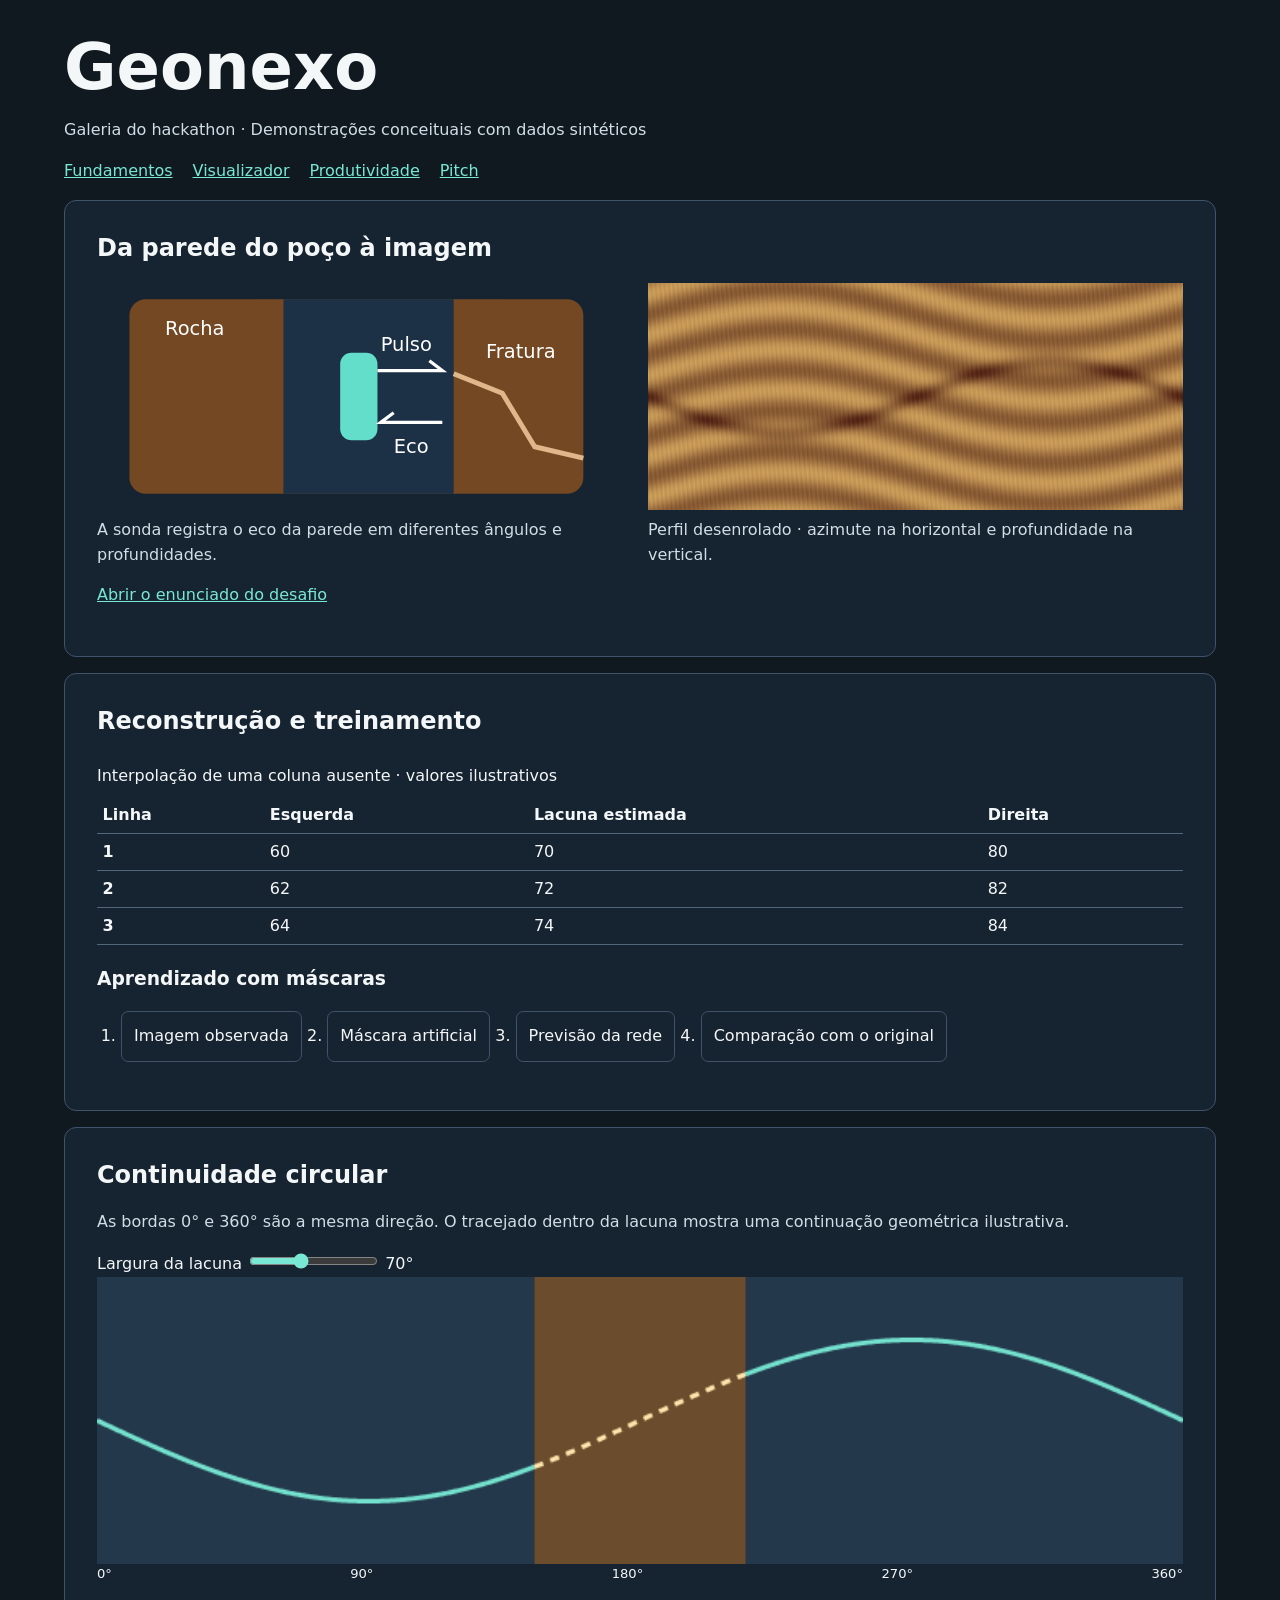
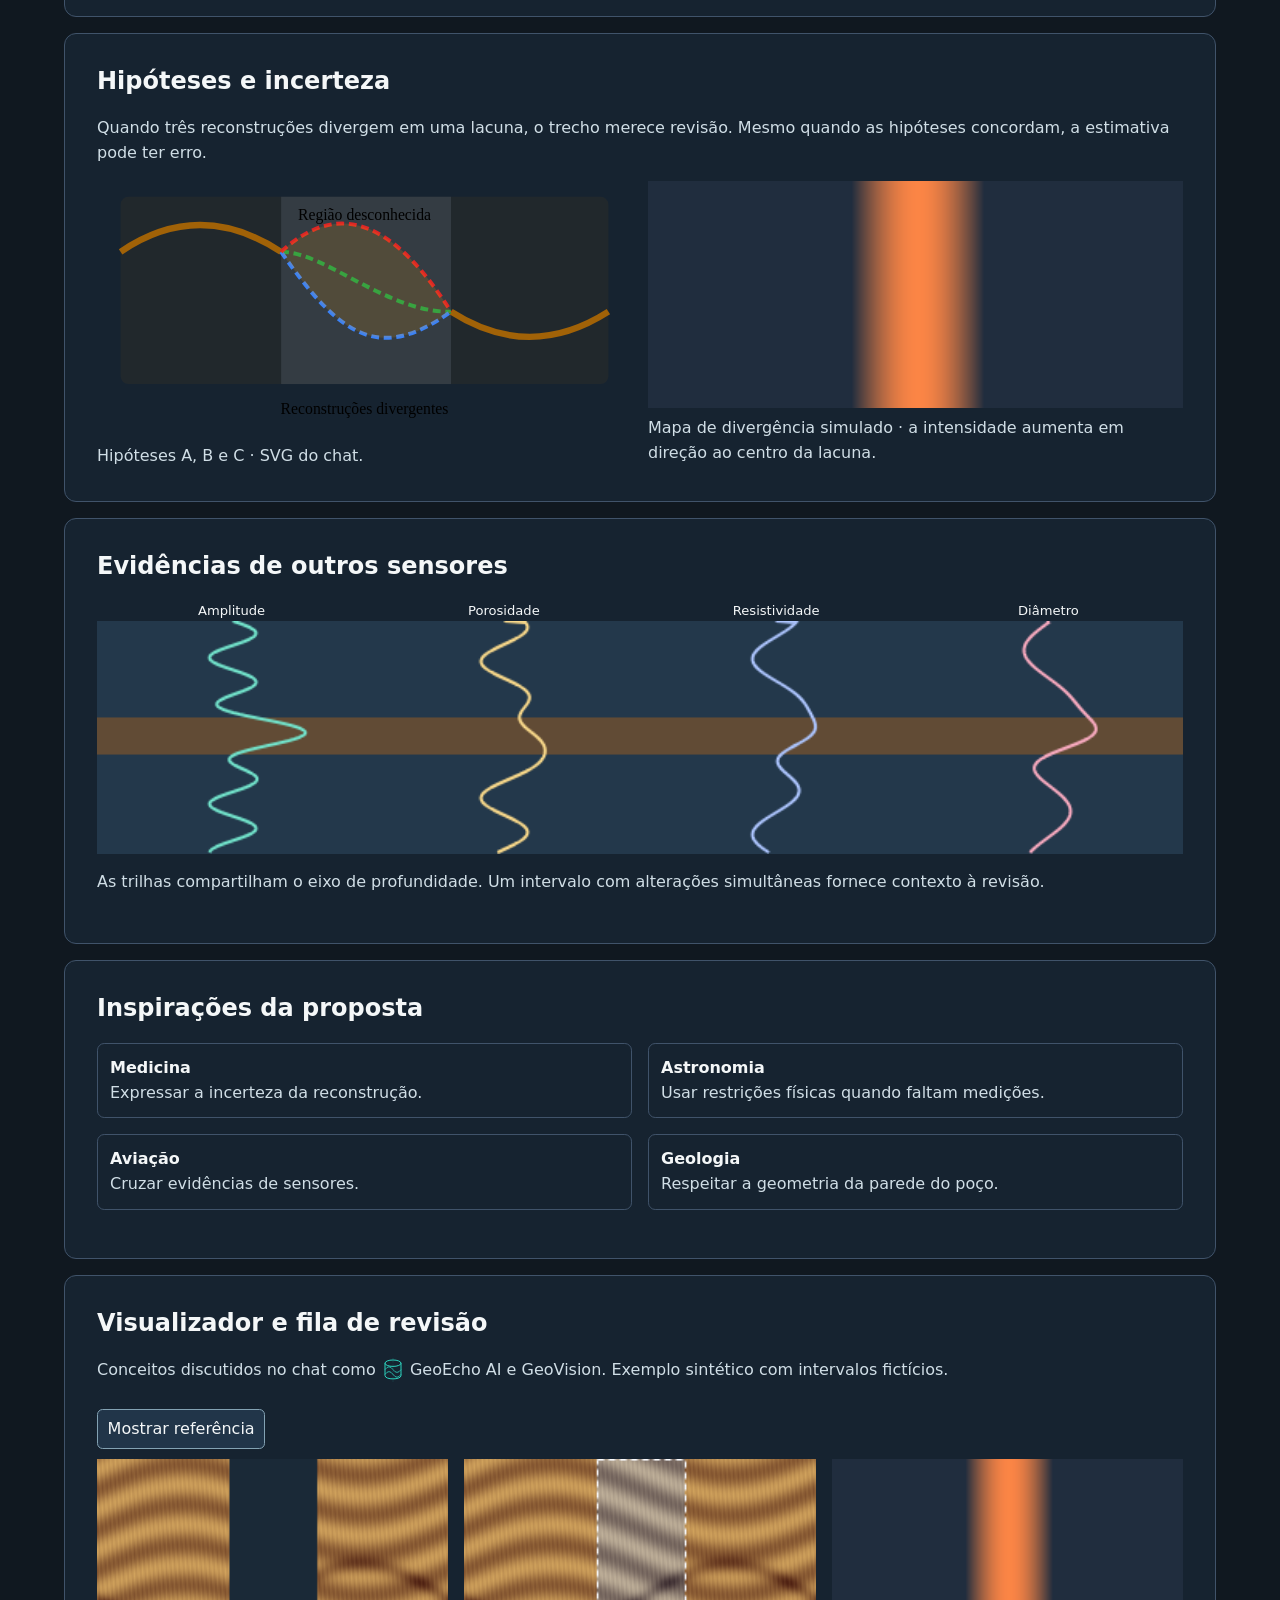
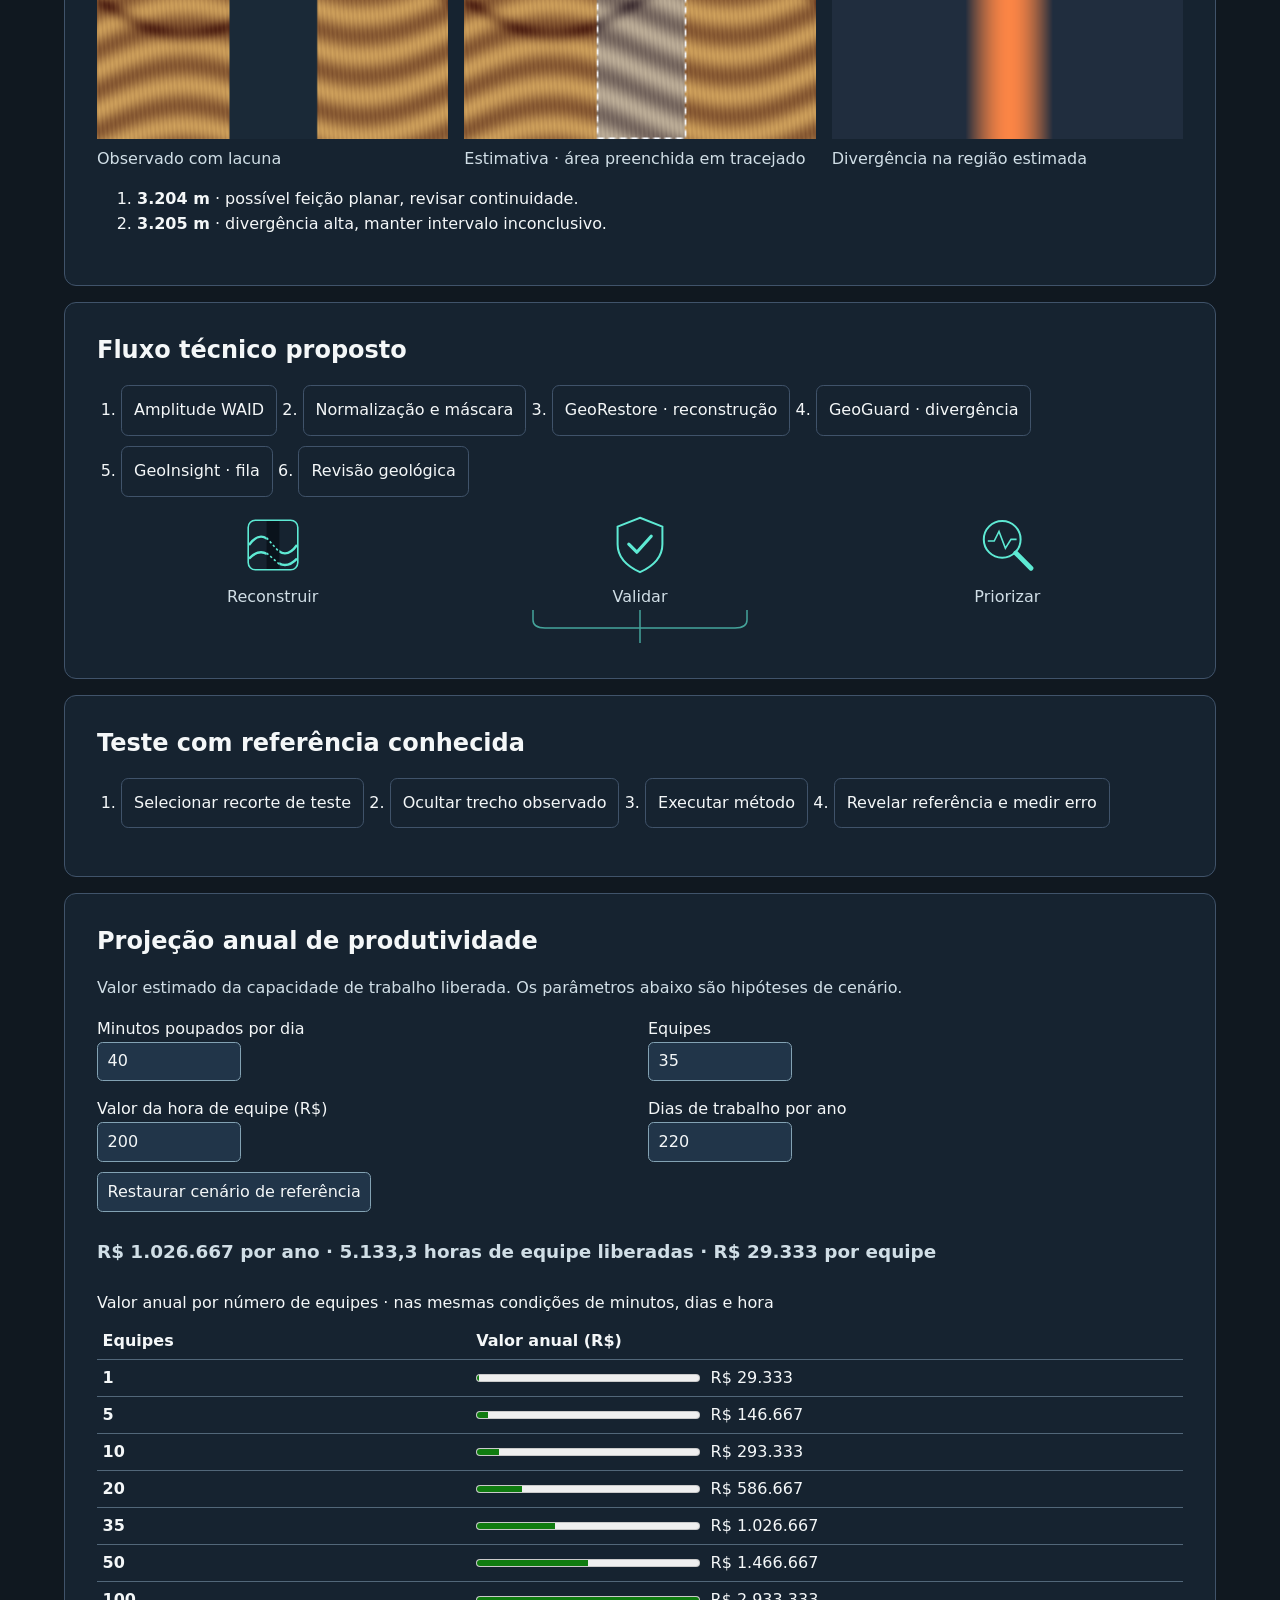
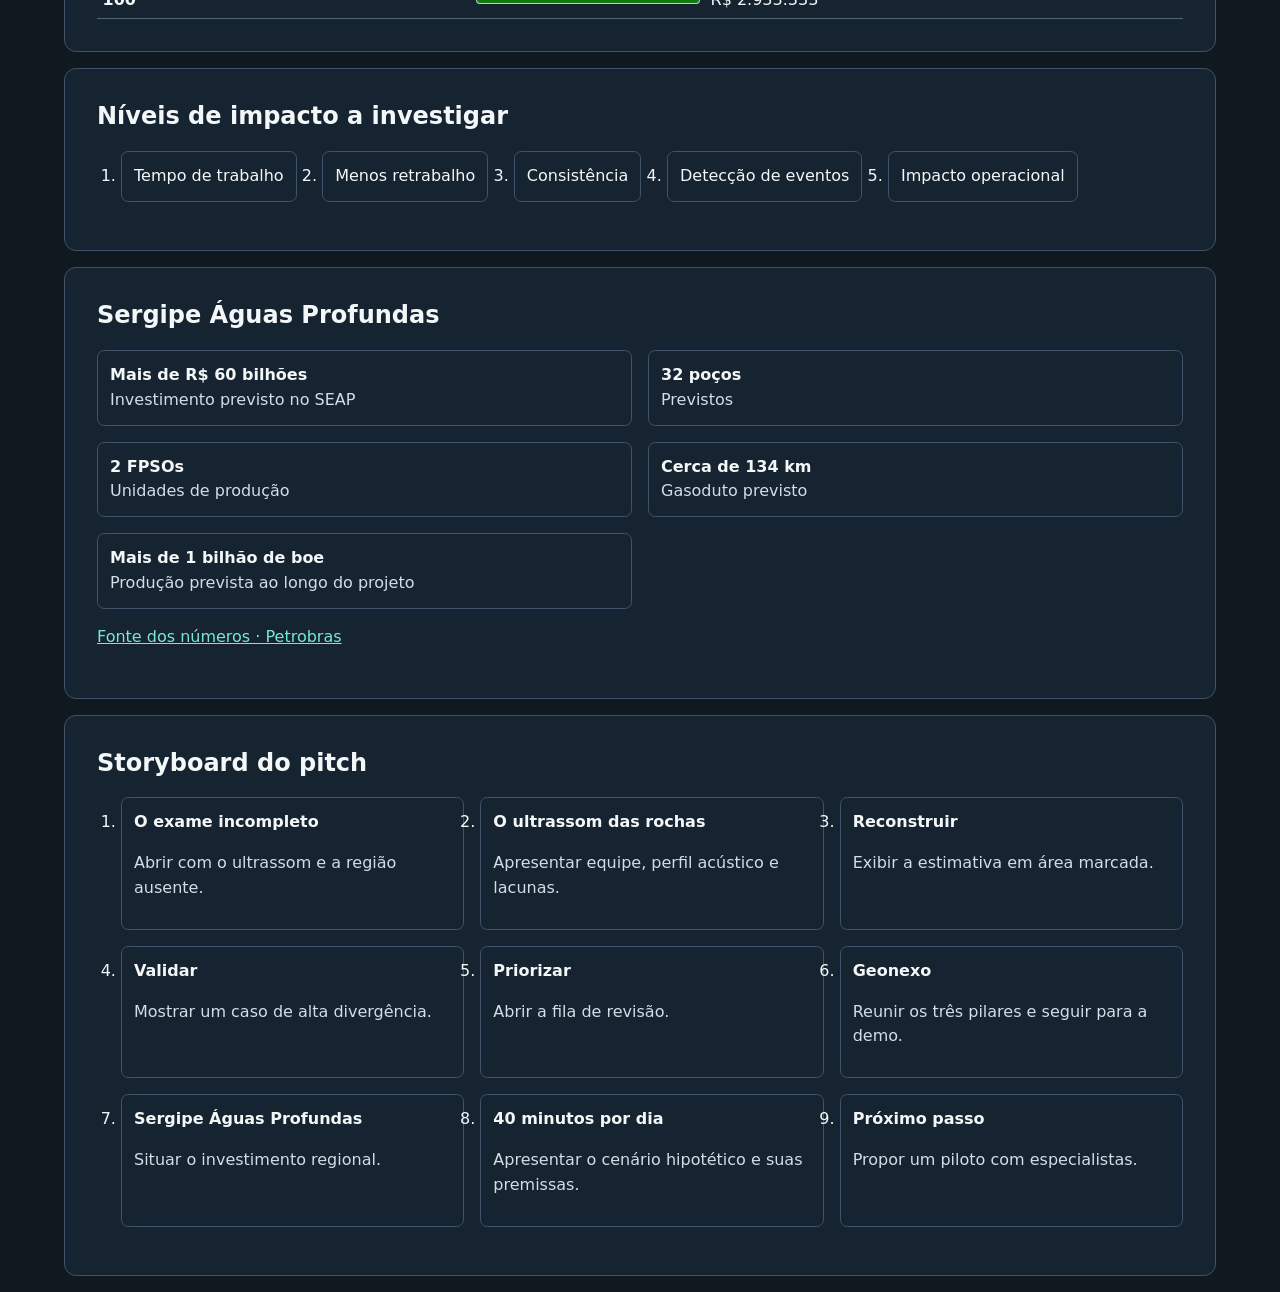
<file: visuais/index.html>
<!doctype html>
<html lang="pt-BR">
<head>
  <meta charset="utf-8">
  <meta name="viewport" content="width=device-width, initial-scale=1">
  <title>Geonexo — Galeria do hackathon</title>
  <link rel="stylesheet" href="galeria.css">
  <script src="galeria.js" defer></script>
</head>
<body>
  <header>
    <h1>Geonexo</h1>
    <p>Galeria do hackathon · Demonstrações conceituais com dados sintéticos</p>
    <nav aria-label="Seções">
      <a href="#aquisicao">Fundamentos</a>
      <a href="#visualizador">Visualizador</a>
      <a href="#produtividade">Produtividade</a>
      <a href="#storyboard">Pitch</a>
    </nav>
  </header>
  <main>
    <section id="aquisicao">
      <h2>Da parede do poço à imagem</h2>
      <div class="cols">
        <figure>
          <svg viewBox="0 0 330 140" role="img" aria-label="Sonda envia um pulso à parede do poço e recebe o eco">
            <rect x="20" y="10" width="280" height="120" rx="10" fill="#734822"/>
            <rect x="115" y="10" width="105" height="120" fill="#1c3145"/>
            <path d="M220 56l30 12 20 33 30 7" fill="none" stroke="#e0b78a" stroke-width="3"/>
            <rect x="150" y="43" width="23" height="54" rx="7" fill="#62decb"/>
            <path d="M173 54H213l-8-6M213 86H175l8-6" fill="none" stroke="#fff" stroke-width="2"/>
            <g fill="#fff" font-size="12"><text x="42" y="32">Rocha</text><text x="240" y="46">Fratura</text><text x="175" y="42">Pulso</text><text x="183" y="105">Eco</text></g>
          </svg>
          <figcaption>A sonda registra o eco da parede em diferentes ângulos e profundidades.</figcaption>
        </figure>
        <figure>
          <canvas id="aquisicao-log" width="330" height="140" role="img" aria-label="Perfil acústico sintético com camadas inclinadas e feições senoidais"></canvas>
          <figcaption>Perfil desenrolado · azimute na horizontal e profundidade na vertical.</figcaption>
        </figure>
      </div>
      <p><a href="enunciado.png">Abrir o enunciado do desafio</a></p>
    </section>

    <section id="metodos">
      <h2>Reconstrução e treinamento</h2>
      <table>
        <caption>Interpolação de uma coluna ausente · valores ilustrativos</caption>
        <thead><tr><th scope="col">Linha</th><th scope="col">Esquerda</th><th scope="col">Lacuna estimada</th><th scope="col">Direita</th></tr></thead>
        <tbody><tr><th scope="row">1</th><td>60</td><td>70</td><td>80</td></tr><tr><th scope="row">2</th><td>62</td><td>72</td><td>82</td></tr><tr><th scope="row">3</th><td>64</td><td>74</td><td>84</td></tr></tbody>
      </table>
      <h3>Aprendizado com máscaras</h3>
      <ol class="flow"><li>Imagem observada</li><li>Máscara artificial</li><li>Previsão da rede</li><li>Comparação com o original</li></ol>
    </section>

    <section id="geometria">
      <h2>Continuidade circular</h2>
      <p>As bordas 0° e 360° são a mesma direção. O tracejado dentro da lacuna mostra uma continuação geométrica ilustrativa.</p>
      <label for="lacuna">Largura da lacuna</label>
      <input id="lacuna" type="range" min="0" max="180" step="5" value="70">
      <output id="graus" for="lacuna">70°</output>
      <canvas id="curva" width="700" height="185" role="img" aria-label="Curva senoidal que conecta as bordas e tem um trecho ausente ajustável"></canvas>
      <div class="azimute" aria-hidden="true"><span>0°</span><span>90°</span><span>180°</span><span>270°</span><span>360°</span></div>
    </section>

    <section id="incerteza">
      <h2>Hipóteses e incerteza</h2>
      <p>Quando três reconstruções divergem em uma lacuna, o trecho merece revisão. Mesmo quando as hipóteses concordam, a estimativa pode ter erro.</p>
      <div class="cols">
        <figure><img src="originais/divergencia.svg" alt="Três reconstruções divergentes em uma região ausente"><figcaption>Hipóteses A, B e C · SVG do chat.</figcaption></figure>
        <figure><canvas id="hipoteses" width="330" height="140" role="img" aria-label="Mapa de divergência com a maior intensidade no centro da região ausente"></canvas><figcaption>Mapa de divergência simulado · a intensidade aumenta em direção ao centro da lacuna.</figcaption></figure>
      </div>
    </section>

    <section id="sensores">
      <h2>Evidências de outros sensores</h2>
      <div class="track-labels"><span>Amplitude</span><span>Porosidade</span><span>Resistividade</span><span>Diâmetro</span></div>
      <canvas id="perfis" width="700" height="150" role="img" aria-label="Quatro perfis sintéticos comparados em um intervalo comum de profundidade"></canvas>
      <p>As trilhas compartilham o eixo de profundidade. Um intervalo com alterações simultâneas fornece contexto à revisão.</p>
    </section>

    <section id="disciplinas">
      <h2>Inspirações da proposta</h2>
      <dl class="cards">
        <div><dt>Medicina</dt><dd>Expressar a incerteza da reconstrução.</dd></div>
        <div><dt>Astronomia</dt><dd>Usar restrições físicas quando faltam medições.</dd></div>
        <div><dt>Aviação</dt><dd>Cruzar evidências de sensores.</dd></div>
        <div><dt>Geologia</dt><dd>Respeitar a geometria da parede do poço.</dd></div>
      </dl>
    </section>

    <section id="visualizador">
      <h2>Visualizador e fila de revisão</h2>
      <p>Conceitos discutidos no chat como <img class="marca" src="originais/geoecho.svg" alt=""> GeoEcho AI e GeoVision. Exemplo sintético com intervalos fictícios.</p>
      <button id="referencia" type="button" aria-pressed="false">Mostrar referência</button>
      <div class="cols three">
        <figure><canvas id="original" width="220" height="175" role="img" aria-label="Imagem sintética observada com lacuna"></canvas><figcaption id="original-label">Observado com lacuna</figcaption></figure>
        <figure><canvas id="estimativa" width="220" height="175" role="img" aria-label="Estimativa sintética com máscara em contorno tracejado"></canvas><figcaption>Estimativa · área preenchida em tracejado</figcaption></figure>
        <figure><canvas id="incerteza-log" width="220" height="175" role="img" aria-label="Mapa sintético de divergência"></canvas><figcaption>Divergência na região estimada</figcaption></figure>
      </div>
      <ol>
        <li><strong>3.204 m</strong> · possível feição planar, revisar continuidade.</li>
        <li><strong>3.205 m</strong> · divergência alta, manter intervalo inconclusivo.</li>
      </ol>
    </section>

    <section id="arquitetura">
      <h2>Fluxo técnico proposto</h2>
      <ol class="flow"><li>Amplitude WAID</li><li>Normalização e máscara</li><li>GeoRestore · reconstrução</li><li>GeoGuard · divergência</li><li>GeoInsight · fila</li><li>Revisão geológica</li></ol>
      <div class="cols three pillars">
        <figure><img src="originais/reconstruir.svg" alt=""><figcaption>Reconstruir</figcaption></figure>
        <figure><img src="originais/validar.svg" alt=""><figcaption>Validar</figcaption></figure>
        <figure><img src="originais/priorizar.svg" alt=""><figcaption>Priorizar</figcaption></figure>
      </div>
      <img class="convergencia" src="originais/convergencia.svg" alt="As três etapas convergem em um fluxo">
    </section>

    <section id="avaliacao">
      <h2>Teste com referência conhecida</h2>
      <ol class="flow"><li>Selecionar recorte de teste</li><li>Ocultar trecho observado</li><li>Executar método</li><li>Revelar referência e medir erro</li></ol>
    </section>

    <section id="produtividade">
      <h2>Projeção anual de produtividade</h2>
      <p>Valor estimado da capacidade de trabalho liberada. Os parâmetros abaixo são hipóteses de cenário.</p>
      <div class="cols">
        <label for="minutos">Minutos poupados por dia <input id="minutos" type="number" min="0" max="480" value="40"></label>
        <label for="equipes">Equipes <input id="equipes" type="number" min="1" max="1000" value="35"></label>
        <label for="hora">Valor da hora de equipe (R$) <input id="hora" type="number" min="0" step="0.01" value="200"></label>
        <label for="dias">Dias de trabalho por ano <input id="dias" type="number" min="1" max="366" value="220"></label>
      </div>
      <button id="restaurar" type="button">Restaurar cenário de referência</button>
      <p><output id="projecao" for="minutos equipes hora dias" aria-live="polite"></output></p>
      <table id="escala">
        <caption>Valor anual por número de equipes · nas mesmas condições de minutos, dias e hora</caption>
        <thead><tr><th scope="col">Equipes</th><th scope="col">Valor anual (R$)</th></tr></thead>
        <tbody></tbody>
      </table>
    </section>

    <section id="valor">
      <h2>Níveis de impacto a investigar</h2>
      <ol class="flow"><li>Tempo de trabalho</li><li>Menos retrabalho</li><li>Consistência</li><li>Detecção de eventos</li><li>Impacto operacional</li></ol>
    </section>

    <section id="sergipe">
      <h2>Sergipe Águas Profundas</h2>
      <dl class="cards">
        <div><dt>Mais de R$ 60 bilhões</dt><dd>Investimento previsto no SEAP</dd></div>
        <div><dt>32 poços</dt><dd>Previstos</dd></div>
        <div><dt>2 FPSOs</dt><dd>Unidades de produção</dd></div>
        <div><dt>Cerca de 134 km</dt><dd>Gasoduto previsto</dd></div>
        <div><dt>Mais de 1 bilhão de boe</dt><dd>Produção prevista ao longo do projeto</dd></div>
      </dl>
      <p><a href="https://agencia.petrobras.com.br/w/negocio/petrobras-aprova-novos-investimentos-em-seap-e-avan%C3%A7a-na-contrata%C3%A7%C3%A3o-de-duas-plataformas-para-a-bacia-sergipe-alagoas">Fonte dos números · Petrobras</a></p>
    </section>

    <section id="storyboard">
      <h2>Storyboard do pitch</h2>
      <ol class="slides">
        <li><strong>O exame incompleto</strong><p>Abrir com o ultrassom e a região ausente.</p></li>
        <li><strong>O ultrassom das rochas</strong><p>Apresentar equipe, perfil acústico e lacunas.</p></li>
        <li><strong>Reconstruir</strong><p>Exibir a estimativa em área marcada.</p></li>
        <li><strong>Validar</strong><p>Mostrar um caso de alta divergência.</p></li>
        <li><strong>Priorizar</strong><p>Abrir a fila de revisão.</p></li>
        <li><strong>Geonexo</strong><p>Reunir os três pilares e seguir para a demo.</p></li>
        <li><strong>Sergipe Águas Profundas</strong><p>Situar o investimento regional.</p></li>
        <li><strong>40 minutos por dia</strong><p>Apresentar o cenário hipotético e suas premissas.</p></li>
        <li><strong>Próximo passo</strong><p>Propor um piloto com especialistas.</p></li>
      </ol>
    </section>
  </main>
</body>
</html>
</file>
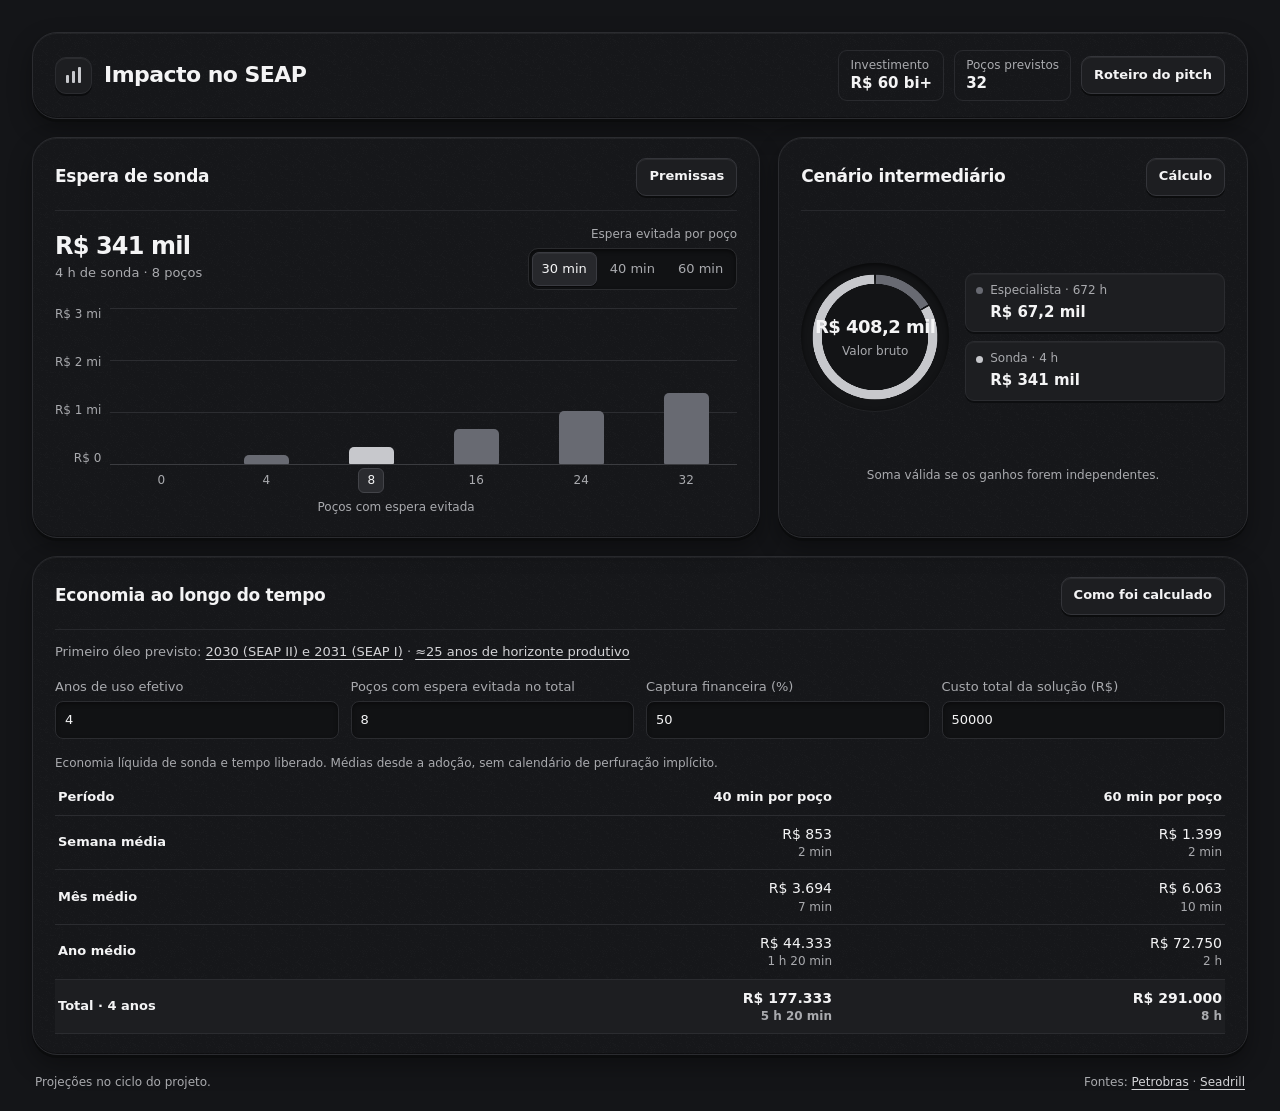
<file: visuais/impacto-seap-calculo.html>
<!doctype html>
<html lang="pt-BR">
<head>
<meta charset="utf-8">
<meta name="viewport" content="width=device-width, initial-scale=1">
<meta name="color-scheme" content="dark">
<title>Geonexo · Impacto no SEAP</title>
<style>
:root {
  color-scheme: dark;
  --background: #141518;
  --surface: #17181b;
  --raised: #1d1e21;
  --edge: #2b2c30;
  --text: #f4f4f5;
  --secondary: #a9aaae;
  --steel: #c7c8cc;
  --mid-steel: #686a72;
  --frame-shadow: inset 0 1px #ffffff0d, inset 0 -1px #0005, 0 3px #0b0c0d, 0 10px 24px #0005;
}
* { box-sizing: border-box; }
body {
  margin: 0;
  background: var(--background);
  color: var(--text);
  font: 14px/1.45 "Segoe UI", system-ui, sans-serif;
}
.wrap { width: min(1260px, calc(100% - 64px)); margin: 32px auto 0; }
.frame {
  background-color: var(--surface);
  background-image: url("[data-uri]");
  border: 1px solid var(--edge);
  border-radius: 25px;
  box-shadow: var(--frame-shadow);
}
header {
  display: flex;
  align-items: center;
  justify-content: space-between;
  gap: 14px 26px;
  flex-wrap: wrap;
  padding: 17px 22px;
  margin-bottom: 18px;
}
.brand { display: flex; gap: 12px; align-items: center; }
h1, h2, p { margin: 0; }
h1 { font-size: 22px; line-height: 1.2; font-weight: 720; letter-spacing: -.025em; }
h2 { font-size: 17px; line-height: 1.25; font-weight: 680; letter-spacing: -.016em; }
.brand-mark {
  display: flex;
  align-items: flex-end;
  justify-content: center;
  gap: 3px;
  width: 37px;
  height: 37px;
  padding-bottom: 10px;
  border: 1px solid var(--edge);
  border-radius: 11px;
  background: var(--raised);
  box-shadow: inset 0 1px #ffffff10, 0 2px #0b0c0e;
}
.brand-mark span { width: 3px; border-radius: 1px; background: var(--steel); height: 8px; }
.brand-mark span:nth-child(2) { height: 12px; }
.brand-mark span:nth-child(3) { height: 16px; }
.context, .stats { display: flex; align-items: center; gap: 10px; }
.stats { margin: 0; }
.stats div { padding: 6px 11px; border: 1px solid #292a2e; border-radius: 9px; }
.stats dt { color: var(--secondary); font-size: 12px; }
.stats dd { margin: 0; font-size: 15px; font-weight: 700; line-height: 1.3; white-space: nowrap; }
button { font: inherit; color: inherit; cursor: pointer; }
button:focus-visible, a:focus-visible { outline: 2px solid var(--steel); outline-offset: 3px; }
.action {
  min-height: 38px;
  padding: 0 12px;
  border: 1px solid #34353a;
  border-radius: 10px;
  background: var(--raised);
  box-shadow: inset 0 1px #ffffff10, 0 2px #0b0c0d;
  font-size: 13px;
  font-weight: 600;
  white-space: nowrap;
}
.action:active { transform: translateY(1px); box-shadow: inset 0 1px 3px #0007; }
.grid { display: grid; grid-template-columns: minmax(0, 1.55fr) minmax(0, 1fr); gap: 18px; }
.card { min-width: 0; padding: 20px 22px; }
.card-head {
  display: flex;
  align-items: center;
  justify-content: space-between;
  gap: 12px;
  padding-bottom: 14px;
  border-bottom: 1px solid #27282c;
}
.kpi-row { display: flex; align-items: center; justify-content: space-between; gap: 12px; margin: 15px 0 18px; }
.kpi {
  font-size: 24px;
  line-height: 1.1;
  letter-spacing: -.035em;
  font-weight: 700;
  white-space: nowrap;
  font-variant-numeric: tabular-nums;
}
.kpi-caption { display: block; margin-top: 4px; color: var(--secondary); font-size: 13px; }
.segment-block { display: grid; justify-items: end; gap: 5px; }
.segment-block p { font-size: 12px; color: var(--secondary); }
.segment {
  display: flex;
  gap: 3px;
  padding: 3px;
  border: 1px solid #2a2b2e;
  border-radius: 10px;
  background: #111214;
  box-shadow: inset 0 2px 4px #0008;
}
.segment button {
  min-height: 34px;
  padding: 0 9px;
  border: 1px solid transparent;
  border-radius: 7px;
  background: transparent;
  color: var(--secondary);
  font-size: 13px;
  white-space: nowrap;
}
.segment button[aria-pressed="true"] {
  background: #27282c;
  border-color: #3a3b41;
  box-shadow: inset 0 1px #ffffff0c, 0 1px #0007;
  color: var(--text);
}
.chart { --chart-height: 156px; display: grid; grid-template-columns: max-content minmax(0, 1fr); column-gap: 9px; }
.axis { display: flex; flex-direction: column; justify-content: space-between; height: var(--chart-height); text-align: right; }
.axis span, .tick { color: var(--secondary); font-size: 12px; font-variant-numeric: tabular-nums; }
.axis span { line-height: 1; }
.plot { position: relative; display: grid; grid-template-columns: repeat(6, minmax(0, 1fr)); gap: 3px; }
.plot::before {
  content: "";
  position: absolute;
  inset: 0 0 auto;
  height: 1px;
  background: #2c2d31;
  box-shadow: 0 calc(var(--chart-height) / 3) #2c2d31, 0 calc(var(--chart-height) / 1.5) #2c2d31, 0 var(--chart-height) #3b3c40;
  pointer-events: none;
}
.bar-choice {
  position: relative;
  display: grid;
  grid-template-rows: var(--chart-height) 32px;
  justify-items: center;
  align-items: end;
  min-width: 0;
  border: 0;
  border-radius: 6px;
  background: transparent;
  padding: 0;
}
.bar { width: min(66%, 45px); height: var(--height, 0%); border-radius: 5px 5px 1px 1px; background: var(--mid-steel); }
.bar-choice[aria-pressed="true"] .bar { background: var(--steel); }
.tick { align-self: center; padding: 3px 8px; border: 1px solid transparent; border-radius: 6px; }
.bar-choice[aria-pressed="true"] .tick { background: #2a2b2f; color: var(--text); border-color: #434449; }
.x-label { color: var(--secondary); text-align: center; font-size: 12px; margin-top: 3px; }
.composition {
  display: grid;
  grid-template-columns: minmax(0, 148px) minmax(0, 1fr);
  align-content: center;
  align-items: center;
  gap: 16px;
  min-height: 252px;
}
.ring {
  position: relative;
  display: grid;
  place-items: center;
  width: 100%;
  aspect-ratio: 1;
  border-radius: 50%;
  background: #131416;
  box-shadow: inset 0 2px 5px #0009, 0 1px #ffffff0c;
}
.ring-chart { position: absolute; inset: 7px; width: calc(100% - 14px); height: calc(100% - 14px); }
.ring-value { position: relative; text-align: center; }
.ring-value strong { display: block; font-size: 18px; font-weight: 700; letter-spacing: -.03em; }
.ring-value span { color: var(--secondary); font-size: 12px; }
.legend { display: grid; gap: 9px; margin: 0; }
.legend div {
  padding: 8px 10px;
  border: 1px solid var(--edge);
  border-radius: 9px;
  background: var(--raised);
  box-shadow: inset 0 1px #ffffff09, 0 2px #0d0e10;
}
.legend dt { display: flex; align-items: center; gap: 7px; color: var(--secondary); font-size: 12px; }
.legend dd { margin: 2px 0 0 14px; font-size: 15px; font-weight: 680; white-space: nowrap; font-variant-numeric: tabular-nums; }
.dot { display: inline-block; width: 7px; height: 7px; border-radius: 50%; background: var(--steel); flex: none; }
.dot.specialist { background: var(--mid-steel); }
.card-note { margin-top: 4px; color: var(--secondary); font-size: 12px; text-align: center; }
.horizon { margin-top: 18px; }
.milestones { margin: 13px 0 0; color: var(--secondary); font-size: 13px; }
.projection-controls {
  display: grid;
  grid-template-columns: repeat(4, minmax(0, 1fr));
  gap: 12px;
  margin: 16px 0;
}
.projection-controls label { display: grid; gap: 5px; align-content: end; font-size: 13px; color: var(--secondary); }
.projection-controls input {
  width: 100%;
  min-height: 38px;
  border: 1px solid var(--edge);
  border-radius: 8px;
  background: #111214;
  color: var(--text);
  box-shadow: inset 0 2px 4px #0006;
  padding: 6px 9px;
  font: inherit;
}
.projection-controls input:focus-visible { outline: 2px solid var(--steel); outline-offset: 2px; }
.projection-controls input[aria-invalid="true"] { border-color: var(--steel); }
.projection-status { margin: 0 0 7px; color: var(--secondary); font-size: 12px; }
.projection-table { width: 100%; border-collapse: collapse; table-layout: fixed; font-variant-numeric: tabular-nums; }
.projection-table th, .projection-table td { padding: 8px 3px; text-align: right; border-bottom: 1px solid #2b2c30; overflow-wrap: anywhere; }
.projection-table th:first-child { text-align: left; }
.projection-table thead th, .projection-table tbody th { font-size: 13px; font-weight: 600; }
.projection-table td small { display: block; color: var(--secondary); font-size: 12px; }
.projection-table .total { background: #1d1e21; }
.projection-table .total th, .projection-table .total td { font-weight: 700; }
footer { display: flex; align-items: center; justify-content: space-between; flex-wrap: wrap; gap: 7px 20px; padding: 19px 3px; color: var(--secondary); font-size: 12px; }
a { color: #d4d4d7; text-underline-offset: 3px; }
dialog {
  width: min(540px, calc(100% - 24px));
  max-height: calc(100% - 24px);
  padding: 21px;
  color: var(--text);
}
dialog::backdrop { background: #09090bcc; }
.dialog-head { display: flex; align-items: center; justify-content: space-between; gap: 12px; margin-bottom: 12px; }
dialog p { color: #d4d4d7; margin: 10px 0; }
dialog ul { padding-left: 19px; color: #d4d4d7; }
dialog li { margin: 7px 0; }
@media (hover: hover) and (pointer: fine) {
  .action:hover, .segment button:not([aria-pressed="true"]):hover { background: #25262a; }
  .bar-choice:hover { background: #ffffff08; }
}
@media (max-width: 900px) {
  .wrap { width: min(100% - 32px, 680px); margin-top: 16px; }
  .grid { grid-template-columns: 1fr; }
  .composition { justify-content: center; grid-template-columns: minmax(0, 148px) minmax(0, 230px); min-height: 200px; }
}
@media (max-width: 460px) {
  .wrap { width: calc(100% - 24px); }
  header, .card { padding: 13px; border-radius: 18px; }
  .context { width: 100%; flex-wrap: wrap; justify-content: space-between; }
  .stats { gap: 5px; }
  .stats div { padding-inline: 7px; }
  .kpi-row { align-items: flex-start; flex-wrap: wrap; }
  .segment-block { justify-items: start; }
  .segment button, .action { min-height: 42px; }
  .tick { padding-inline: 5px; }
  .composition { grid-template-columns: minmax(0, 122px) minmax(0, 1fr); gap: 8px; }
  .projection-controls { grid-template-columns: repeat(2, minmax(0, 1fr)); }
  .ring-value strong { font-size: 16px; }
  .legend div { padding-inline: 7px; }
}
</style>
</head>
<body>
<div class="wrap">
<header class="frame">
  <div class="brand">
    <span class="brand-mark" aria-hidden="true"><span></span><span></span><span></span></span>
    <h1>Impacto no SEAP</h1>
  </div>
  <div class="context">
    <dl class="stats" aria-label="Previsões para Sergipe Águas Profundas">
      <div><dt>Investimento</dt><dd>R$ 60 bi+</dd></div>
      <div><dt>Poços previstos</dt><dd>32</dd></div>
    </dl>
    <button class="action" type="button" data-open="pitch">Roteiro do pitch</button>
  </div>
</header>

<main>
<div class="grid">
  <section class="frame card" aria-labelledby="operational-title">
    <div class="card-head">
      <h2 id="operational-title">Espera de sonda</h2>
      <button class="action" type="button" data-open="operation">Premissas</button>
    </div>
    <div class="kpi-row">
      <div aria-live="polite"><p class="kpi" id="value">R$ 341 mil</p><span class="kpi-caption" id="hours">4 h de sonda · 8 poços</span></div>
      <div class="segment-block">
        <p id="minutes-label">Espera evitada por poço</p>
        <div class="segment" aria-labelledby="minutes-label" role="group">
          <button type="button" data-minutes="30" aria-pressed="true">30 min</button>
          <button type="button" data-minutes="40" aria-pressed="false">40 min</button>
          <button type="button" data-minutes="60" aria-pressed="false">60 min</button>
        </div>
      </div>
    </div>
    <div class="chart">
      <div class="axis" aria-hidden="true"><span>R$ 3 mi</span><span>R$ 2 mi</span><span>R$ 1 mi</span><span>R$ 0</span></div>
      <div class="plot" role="group" aria-label="Valor equivalente no ciclo. Selecione o número de poços.">
        <button class="bar-choice" type="button" data-wells="0" aria-pressed="false"><span class="bar" aria-hidden="true"></span><span class="tick">0</span></button>
        <button class="bar-choice" type="button" data-wells="4" aria-pressed="false"><span class="bar" aria-hidden="true"></span><span class="tick">4</span></button>
        <button class="bar-choice" type="button" data-wells="8" aria-pressed="true"><span class="bar" aria-hidden="true"></span><span class="tick">8</span></button>
        <button class="bar-choice" type="button" data-wells="16" aria-pressed="false"><span class="bar" aria-hidden="true"></span><span class="tick">16</span></button>
        <button class="bar-choice" type="button" data-wells="24" aria-pressed="false"><span class="bar" aria-hidden="true"></span><span class="tick">24</span></button>
        <button class="bar-choice" type="button" data-wells="32" aria-pressed="false"><span class="bar" aria-hidden="true"></span><span class="tick">32</span></button>
      </div>
    </div>
    <p class="x-label">Poços com espera evitada</p>
  </section>

  <section class="frame card" aria-labelledby="base-title">
    <div class="card-head">
      <h2 id="base-title">Cenário intermediário</h2>
      <button class="action" type="button" data-open="base">Cálculo</button>
    </div>
    <div class="composition">
      <div class="ring">
        <canvas id="ring-chart" class="ring-chart" width="320" height="320" aria-hidden="true"></canvas>
        <div class="ring-value"><strong>R$ 408,2 mil</strong><span>Valor bruto</span></div>
      </div>
      <dl class="legend">
        <div><dt><span class="dot specialist" aria-hidden="true"></span>Especialista · 672 h</dt><dd>R$ 67,2 mil</dd></div>
        <div><dt><span class="dot" aria-hidden="true"></span>Sonda · 4 h</dt><dd>R$ 341 mil</dd></div>
      </dl>
    </div>
    <p class="card-note">Soma válida se os ganhos forem independentes.</p>
  </section>
</div>

<section class="frame card horizon" aria-labelledby="horizon-title">
  <div class="card-head">
    <h2 id="horizon-title">Economia ao longo do tempo</h2>
    <button class="action" type="button" data-open="projection-details">Como foi calculado</button>
  </div>
  <p class="milestones">
    Primeiro óleo previsto: <a href="https://iose.se.gov.br/noticia/sedetec-destaca-confirmacao-de-sergipe-aguas-profundas-no-planejamento-da-petrobras.html">2030 (SEAP II) e 2031 (SEAP I)</a>
    · <a href="https://sergipe.se.gov.br/secom/noticia/projeto_sergipe_aguas_profundas_tem_plano_de_desenvolvimento_aprovado_pelo_governo_federal">≈25 anos de horizonte produtivo</a>
  </p>
  <div class="projection-controls">
    <label for="usage-years">Anos de uso efetivo <input id="usage-years" type="number" min="1" max="25" step="1" value="4" required></label>
    <label for="covered-wells">Poços com espera evitada no total <input id="covered-wells" type="number" min="0" max="32" step="1" value="8" required></label>
    <label for="capture-rate">Captura financeira (%) <input id="capture-rate" type="number" min="0" max="100" step="1" value="50" required></label>
    <label for="solution-cost">Custo total da solução (R$) <input id="solution-cost" type="number" min="0" max="1000000000" step="0.01" value="50000" required></label>
  </div>
  <p class="projection-status" id="projection-status" aria-live="polite">Economia líquida de sonda e tempo liberado. Médias desde a adoção, sem calendário de perfuração implícito.</p>
  <table class="projection-table" aria-label="Economia líquida de sonda e tempo liberado por período">
    <thead><tr><th scope="col">Período</th><th scope="col">40 min por poço</th><th scope="col">60 min por poço</th></tr></thead>
    <tbody id="projection-rows"></tbody>
  </table>
</section>
</main>

<footer>
  <p>Projeções no ciclo do projeto.</p>
  <p>Fontes: <a href="https://agencia.petrobras.com.br/w/negocio/petrobras-aprova-novos-investimentos-em-seap-e-avan%C3%A7a-na-contrata%C3%A7%C3%A3o-de-duas-plataformas-para-a-bacia-sergipe-alagoas">Petrobras</a> · <a href="https://ir.seadrill.com/news/news-details/2026/Seadrill-Announces-West-Polaris-Contract-Extension-in-Brazil/default.aspx">Seadrill</a></p>
</footer>
</div>

<dialog class="frame" id="operation" aria-labelledby="operation-heading">
  <div class="dialog-head"><h2 id="operation-heading">De onde vem a conta</h2><form method="dialog"><button class="action" type="submit" autofocus>Fechar</button></form></div>
  <p id="equation"></p>
  <p>A Seadrill divulgou US$ 409.200 por dia para a West Polaris em Búzios, de abril de 2026 a março de 2027. A conversão usa R$ 5,00 por dólar como premissa e divide o valor diário por 24. A tarifa do SEAP precisa de confirmação própria.</p>
  <p>O valor de sonda só se aplica quando a decisão bloqueava a operação e a espera foi eliminada. Para capturar valor financeiro, é preciso reaproveitar o intervalo ou reduzir o tempo contratado.</p>
</dialog>
<dialog class="frame" id="base" aria-labelledby="base-heading">
  <div class="dialog-head"><h2 id="base-heading">Cenário intermediário</h2><form method="dialog"><button class="action" type="submit" autofocus>Fechar</button></form></div>
  <ul>
    <li>24 poços analisados × 80 h de trabalho por poço × 35% de redução = 672 h de trabalho individual. A R$ 100/h, são R$ 67.200 em capacidade de trabalho.</li>
    <li>Em 8 dos 24 poços, supõe-se evitar 30 min de espera com a sonda dependente da decisão. São 4 h × R$ 85.250/h = R$ 341.000 em valor equivalente.</li>
    <li>R$ 408.200 no ciclo é o valor bruto combinado, sujeito à independência das parcelas. A conta precede custos de implantação e operação.</li>
  </ul>
</dialog>
<dialog class="frame" id="pitch" aria-labelledby="pitch-heading">
  <div class="dialog-head"><h2 id="pitch-heading">Fala para o pitch</h2><form method="dialog"><button class="action" type="submit" autofocus>Fechar</button></form></div>
  <p>“Em Sergipe, há 32 poços previstos no projeto de águas profundas. Queremos começar medindo quanto tempo o geólogo recupera sem perder qualidade na revisão. Se 24 poços exigirem 80 horas de análise cada e a assistência reduzir esse trabalho em 35%, são 672 horas liberadas no ciclo.”</p>
  <p>“O impacto muda quando a sonda está esperando pela decisão. Se meia hora de espera cair em oito poços, são quatro horas liberadas. Pela referência pública de Búzios, isso equivale a R$ 341 mil. É uma hipótese que precisa ser confirmada com quem opera.”</p>
</dialog>

<dialog class="frame" id="projection-details" aria-labelledby="projection-heading">
  <div class="dialog-head"><h2 id="projection-heading">Premissas da projeção</h2><form method="dialog"><button class="action" type="submit" autofocus>Fechar</button></form></div>
  <p>Quatro anos de uso, oito poços, 50% de captura e R$ 50 mil de custo são hipóteses ajustáveis. Cada poço contribui com uma espera efetivamente evitada. A janela começa quando a ferramenta entra em uso. A duração da campanha, a data de adoção e a tarifa da sonda do SEAP precisam de confirmação própria.</p>
  <p>Horas = poços × minutos ÷ 60. Valor bruto = horas × R$ 85.250/h, referência da West Polaris em Búzios. Economia líquida = valor bruto × captura financeira − custo total da solução.</p>
  <p id="gross-projection"></p>
  <p>As médias distribuem tempo, valor e custo ao longo dos anos de uso (52 semanas ou 12 meses por ano). São valores a preços de referência, sem desconto ou calendário de caixa. O horizonte produtivo cobre extração e termina com as concessões reportadas para 2055 e 2057. A análise acústica gera economia de sonda apenas quando elimina uma espera operacional. O tempo do especialista fica fora desta conta.</p>
</dialog>

<script>
"use strict";
const rigHour = 409200 * 5 / 24;
const scale = 3000000;
const money = new Intl.NumberFormat("pt-BR", {style:"currency", currency:"BRL", maximumFractionDigits:0});
const decimal = new Intl.NumberFormat("pt-BR", {maximumFractionDigits:2});
const minutesButtons = [...document.querySelectorAll("[data-minutes]")];
const wellsButtons = [...document.querySelectorAll("[data-wells]")];
const valueLabel = document.getElementById("value");
const hoursLabel = document.getElementById("hours");
const equation = document.getElementById("equation");
let minutes = 30;
let wells = 8;

function displayMoney(value) {
  if (value >= 1e6) return "R$ " + decimal.format(value / 1e6) + " mi";
  if (value >= 1000) return "R$ " + decimal.format(value / 1000) + " mil";
  return money.format(value);
}

function update() {
  const hours = wells * minutes / 60;
  const value = hours * rigHour;
  valueLabel.textContent = displayMoney(value);
  hoursLabel.textContent = decimal.format(hours) + " h de sonda · " + wells + " poços";
  equation.textContent = wells + " poços × " + minutes + " min ÷ 60 × " + money.format(rigHour) + "/h = " + money.format(value) + ".";
  for (const button of minutesButtons) {
    button.setAttribute("aria-pressed", String(Number(button.dataset.minutes) === minutes));
  }
  for (const button of wellsButtons) {
    const count = Number(button.dataset.wells);
    const total = count * minutes / 60 * rigHour;
    const description = count + " poços · " + money.format(total);
    button.setAttribute("aria-pressed", String(count === wells));
    button.setAttribute("aria-label", description);
    button.title = description;
    button.style.setProperty("--height", (100 * total / scale) + "%");
  }
}

for (const button of minutesButtons) {
  button.addEventListener("click", () => {
    minutes = Number(button.dataset.minutes);
    update();
  });
}
for (const button of wellsButtons) {
  button.addEventListener("click", () => {
    wells = Number(button.dataset.wells);
    update();
  });
}
for (const trigger of document.querySelectorAll("[data-open]")) {
  trigger.addEventListener("click", () => document.getElementById(trigger.dataset.open).showModal());
}
const projectionInputs = [...document.querySelectorAll(".projection-controls input")];
const projectionRows = document.getElementById("projection-rows");
const projectionStatus = document.getElementById("projection-status");
const grossProjection = document.getElementById("gross-projection");
const scenarioMinutes = [40, 60];

function elapsedTime(hours) {
  const roundedMinutes = Math.round(hours * 60);
  if (roundedMinutes === 0) return hours > 0 ? "<1 min" : "0 min";
  const wholeHours = Math.floor(roundedMinutes / 60);
  const minutes = roundedMinutes % 60;
  return [wholeHours && wholeHours + " h", minutes && minutes + " min"].filter(Boolean).join(" ");
}

function renderProjection() {
  const valid = projectionInputs.map(input => {
    input.setAttribute("aria-invalid", String(!input.validity.valid));
    return input.validity.valid;
  }).every(Boolean);
  if (!valid) {
    projectionRows.replaceChildren();
    projectionStatus.textContent = "Preencha os campos nos limites indicados.";
    grossProjection.textContent = "";
    return;
  }

  const [years, opportunities, capture, cost] = projectionInputs.map(input => input.valueAsNumber);
  const scenarios = scenarioMinutes.map(minutes => {
    const hours = opportunities * minutes / 60;
    const gross = hours * rigHour;
    return { hours, gross, net: gross * capture / 100 - cost };
  });
  const periods = [["Semana média", years * 52], ["Mês médio", years * 12], ["Ano médio", years], [`Total · ${years} ${years === 1 ? "ano" : "anos"}`, 1]];
  projectionRows.replaceChildren(...periods.map(([label, divisor], index) => {
    const row = document.createElement("tr");
    if (index === periods.length - 1) row.className = "total";
    const heading = document.createElement("th");
    heading.scope = "row";
    heading.textContent = label;
    row.append(heading);
    for (const { net, hours } of scenarios) {
      const value = document.createElement("td");
      const time = document.createElement("small");
      time.textContent = elapsedTime(hours / divisor);
      value.append(money.format(net / divisor), time);
      row.append(value);
    }
    return row;
  }));
  projectionStatus.textContent = "Economia líquida de sonda e tempo liberado. Médias desde a adoção, sem calendário de perfuração implícito.";
  grossProjection.textContent = "Valor bruto no período: " + scenarios.map(({ gross }, index) => money.format(gross) + " a " + scenarioMinutes[index] + " min por poço").join(" · ") + ".";
}
for (const input of projectionInputs) input.addEventListener("input", renderProjection);
renderProjection();

const canvas = document.getElementById("ring-chart");
const context = canvas.getContext("2d");
const center = canvas.width / 2;
const colors = getComputedStyle(canvas);
const start = -Math.PI / 2;
const split = start + 2 * Math.PI * (67200 / 408200);
const end = start + 2 * Math.PI;
const gap = 0.014;

context.lineWidth = 22;
for (const [from, to, color] of [[start, split, "--mid-steel"], [split, end, "--steel"]]) {
  context.beginPath();
  context.strokeStyle = colors.getPropertyValue(color).trim();
  context.arc(center, center, center - 22, from + gap, to - gap);
  context.stroke();
}
update();
</script>
</body>
</html>
</file>
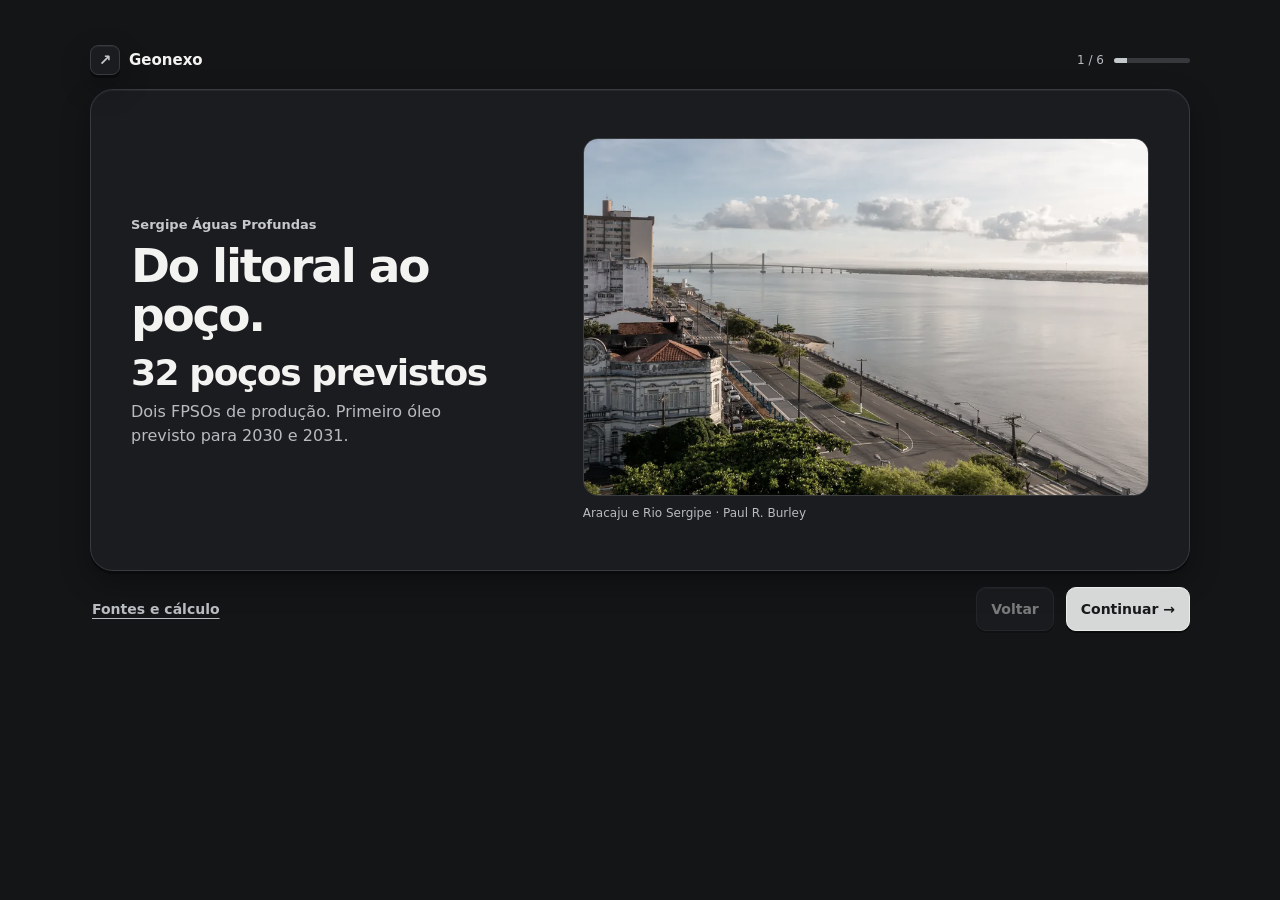
<file: visuais/impacto-seap.html>
<!doctype html>
<html lang="pt-BR">
<head>
<meta charset="utf-8">
<meta name="viewport" content="width=device-width, initial-scale=1">
<meta name="color-scheme" content="dark">
<title>Geonexo · Uma hora no mar</title>
<link rel="preconnect" href="https://cdn.jsdelivr.net">
<script defer src="https://cdn.jsdelivr.net/npm/gsap@3.13.0/dist/gsap.min.js"></script>
<style>
:root {
  color-scheme: dark;
  --page: #131517;
  --panel: #1a1c1f;
  --plate: #212327;
  --edge: #373a40;
  --text: #f3f3f1;
  --muted: #b8bbbf;
  --steel: #c6c9cb;
  --depth: inset 0 1px #ffffff0e, 0 3px #0a0b0c, 0 12px 30px #0005;
}
* { box-sizing: border-box; }
body { margin: 0; min-width: 0; background: var(--page); color: var(--text); font: 16px/1.5 "Segoe UI", system-ui, sans-serif; }
.shell { width: min(1100px, calc(100% - 48px)); margin: 0 auto; padding: clamp(16px, 5vh, 58px) 0 28px; }
header, nav, .nav-actions { display: flex; align-items: center; gap: 12px; }
header, nav { justify-content: space-between; }
header { margin: 0 0 14px; }
.brand { display: flex; align-items: center; gap: 9px; font-size: 15px; font-weight: 700; }
.brand-mark { display: grid; place-items: center; width: 30px; height: 30px; border: 1px solid var(--edge); border-radius: 8px; background: var(--panel); box-shadow: var(--depth); color: var(--steel); }
.progress { display: flex; align-items: center; gap: 10px; color: var(--muted); font-size: 12px; font-variant-numeric: tabular-nums; }
progress { width: 76px; height: 5px; border: 0; border-radius: 999px; overflow: hidden; background: #36383c; color: var(--steel); }
progress::-webkit-progress-bar { background: #36383c; }
progress::-webkit-progress-value { background: var(--steel); }
progress::-moz-progress-bar { background: var(--steel); }
.frame { background: var(--panel); border: 1px solid var(--edge); border-radius: 23px; box-shadow: var(--depth); }
.scene { display: grid; grid-template-columns: minmax(0, .9fr) minmax(0, 1.25fr); gap: clamp(18px, 4vw, 44px); align-items: center; padding: clamp(16px, 4vw, 40px); min-height: 480px; }
[hidden] { display: none !important; }
h1, h2, p, figure, dl, dd { margin: 0; }
h1, h2 { max-width: 16ch; margin: 5px 0 12px; font-size: clamp(29px, 4.2vw, 47px); line-height: 1.05; letter-spacing: -.047em; }
h1:focus, h2:focus { outline: none; }
.copy p { color: var(--muted); max-width: 34ch; }
.copy .number { color: var(--text); font-size: clamp(22px, 3.35vw, 36px); font-weight: 720; letter-spacing: -.04em; font-variant-numeric: tabular-nums; line-height: 1.2; margin-bottom: 6px; }
.copy .unit { display: inline-block; color: var(--muted); font-size: 15px; font-weight: 500; letter-spacing: 0; }
.eyebrow { color: var(--steel); font-size: 13px; font-weight: 650; }
.visual { min-width: 0; }
.photo img { display: block; width: 100%; height: auto; aspect-ratio: 1.58; object-fit: cover; border: 1px solid var(--edge); border-radius: 15px; background: var(--plate); filter: saturate(.7); }
.photo--ship img { object-position: center top; }
figcaption, .caption { margin-top: 8px; color: var(--muted); font-size: 12px; }
.process { display: grid; grid-template-columns: repeat(2, minmax(0, 1fr)); gap: 10px; }
.scan { padding: 9px; background: var(--plate); border: 1px solid var(--edge); border-radius: 12px; }
.scan canvas { display: block; width: 100%; height: auto; border-radius: 6px; background: #222426; }
.scan figcaption { margin: 6px 0 0; }
.process-label { grid-column: 1/-1; color: var(--muted); font-size: 13px; }
.result-panel { padding: clamp(13px, 3vw, 26px); background: var(--plate); border: 1px solid var(--edge); border-radius: 15px; box-shadow: inset 0 1px #ffffff0d, 0 3px #111214; }
.rig-tracks { display: grid; gap: 12px; }
.rig-track { display: grid; grid-template-columns: minmax(62px,.55fr) minmax(0,1fr) auto minmax(0,1fr); align-items: center; gap: 7px; }
.rig-track p, .rig-track b { font-size: 13px; }
.rig-track p, .rig-track span { color: var(--muted); }
.rig-track b { padding: 8px 5px; border: 1px solid var(--edge); border-radius: 8px; text-align: center; background: var(--panel); }
.scenarios { display: grid; gap: 12px; }
.scenario { display: grid; grid-template-columns: 1fr auto; gap: 3px 10px; font-size: 13px; align-items: baseline; }
.scenario p { font-weight: 650; }
.scenario strong { font-weight: 720; font-variant-numeric: tabular-nums; white-space: nowrap; }
.scenario small { grid-column: 1/-1; color: var(--muted); font-size: 12px; }
.scenario meter { grid-column: 1/-1; width: 100%; height: 6px; appearance: none; background: #373a3f; border: 0; border-radius: 3px; overflow: hidden; }
.scenario meter::-webkit-meter-bar { height: 6px; border: 0; background: #373a3f; }
.scenario meter::-webkit-meter-optimum-value { background: var(--steel); }
.scenario meter::-moz-meter-bar { background: var(--steel); }
.amounts { display: grid; grid-template-columns: .8fr 1.2fr; gap: 10px; }
.amounts dt { color: var(--muted); font-size: 13px; }
.amounts dd { color: var(--text); font-size: clamp(18px, 3.1vw, 34px); font-weight: 710; letter-spacing: -.035em; font-variant-numeric: tabular-nums; }
.accumulation { height: 78px; display: grid; grid-template-columns: repeat(12, 1fr); align-items: end; gap: 4px; margin: 13px 0 5px; border-bottom: 1px solid var(--edge); }
.accumulation span { height: var(--height); background: #85898d; border-radius: 3px 3px 0 0; }
.accumulation span:last-child { background: #d1d3d3; }
.month-labels { display: flex; justify-content: space-between; color: var(--muted); font-size: 12px; }
nav { margin-top: 16px; }
button, a { font: inherit; }
button { min-height: 44px; border: 1px solid var(--edge); border-radius: 10px; background: var(--plate); color: var(--text); padding: 0 14px; cursor: pointer; box-shadow: inset 0 1px #ffffff13, 0 2px #0a0b0c; white-space: nowrap; font-size: 14px; font-weight: 630; }
button:active:not(:disabled) { transform: translateY(1px); box-shadow: inset 0 1px 3px #0006; }
button:disabled { opacity: .46; cursor: default; }
button.primary { color: #17191b; background: #d6d8d8; border-color: #ebebea; }
button.link { border-color: transparent; background: transparent; box-shadow: none; padding-left: 1px; color: var(--muted); text-decoration: underline; text-underline-offset: 4px; }
button:focus-visible, a:focus-visible { outline: 2px solid #f1f1ed; outline-offset: 3px; }
a { color: #dedfdf; text-underline-offset: 3px; }
dialog { width: min(590px, calc(100% - 24px)); max-height: calc(100% - 24px); color: var(--text); padding: 20px; }
dialog::backdrop { background: #0b0c0dd8; }
.dialog-head { display: flex; justify-content: space-between; gap: 12px; align-items: start; }
dialog h2 { font-size: 23px; max-width: none; }
dialog p, dialog li { font-size: 14px; color: var(--muted); }
dialog p + p { margin-top: 10px; }
dialog ul { margin: 12px 0; padding-left: 20px; }
dialog li + li { margin-top: 6px; }
@media (hover: hover) and (pointer: fine) {
  button:not(:disabled):hover { background: #303339; }
  button.primary:hover { background: #eee; }
  button.link:hover { background: transparent; color: var(--text); }
}
@media (max-width: 680px) {
  .shell { width: calc(100% - 26px); padding-top: 13px; }
  .scene { grid-template-columns: 1fr; align-content: center; gap: 16px; min-height: 418px; }
  h1, h2 { max-width: 23ch; margin-bottom: 7px; }
  .copy p { max-width: 48ch; }
  .photo img { aspect-ratio: 1.7; }
  .process { grid-template-columns: repeat(2, minmax(0, 200px)); }
  .scan canvas { max-height: 114px; object-fit: cover; }
  button { padding-inline: 10px; font-size: 13px; }
  .nav-actions { gap: 7px; }
  nav { gap: 5px; }
}
</style>
</head>
<body>
<div class="shell">
  <header>
    <div class="brand"><span class="brand-mark" aria-hidden="true">↗</span> Geonexo</div>
    <div class="progress"><span id="chapter">1 / 6</span><progress id="progress" max="6" value="1" aria-label="Progresso da história"></progress></div>
  </header>
  <main id="story" class="frame">
    <section class="scene" aria-labelledby="sergipe">
      <div class="copy">
        <span class="eyebrow">Sergipe Águas Profundas</span>
        <h1 id="sergipe" tabindex="-1">Do litoral ao poço.</h1>
        <p class="number">32 poços previstos</p>
        <p>Dois FPSOs de produção. Primeiro óleo previsto para 2030 e 2031.</p>
      </div>
      <figure class="visual photo">
        <img src="[data-uri]" width="1060" height="596" alt="Vista aérea de Aracaju e do Rio Sergipe">
        <figcaption>Aracaju e Rio Sergipe · Paul R. Burley</figcaption>
      </figure>
    </section>
    <section class="scene" aria-labelledby="frota" hidden>
      <div class="copy">
        <span class="eyebrow">Campanha de perfuração</span>
        <h2 id="frota" tabindex="-1">Uma sonda, vários poços.</h2>
        <p>Uma sonda pode trocar de poço. Várias podem perfurar em paralelo. O total de sondas do SEAP segue sem confirmação nas fontes públicas consultadas.</p>
      </div>
      <figure class="visual result-panel">
        <div class="rig-tracks" role="group" aria-label="Exemplo: a sonda A atende dois poços em sequência e a sonda B atua em outro poço">
          <div class="rig-track"><p>Sonda A</p><b>Poço 1</b><span aria-hidden="true">→</span><b>Poço 2</b></div>
          <div class="rig-track"><p>Sonda B</p><b>Poço 3</b></div>
        </div>
        <figcaption>Esquema ilustrativo · uma sonda perfura, o FPSO recebe a produção.</figcaption>
      </figure>
    </section>
    <section class="scene" aria-labelledby="tarifa" hidden>
      <div class="copy">
        <span class="eyebrow">Referência pública · Búzios</span>
        <h2 id="tarifa" tabindex="-1">Quanto custa a sonda?</h2>
        <p class="number">US$ 409.200 <span class="unit">por dia</span></p>
        <p>Tarifa da West Polaris. A extensão contratual cobre 1.095 dias.</p>
      </div>
      <figure class="visual photo photo--ship">
        <img src="[data-uri]" width="1060" height="795" alt="Embarcação de apoio à frente do navio-sonda Discoverer Enterprise, em mar aberto">
        <figcaption>Discoverer Enterprise · foto ilustrativa de um navio-sonda</figcaption>
      </figure>
    </section>
    <section class="scene" aria-labelledby="espera" hidden>
      <div class="copy">
        <span class="eyebrow">Leitura assistida</span>
        <h2 id="espera" tabindex="-1">Quando a sonda espera pela análise.</h2>
        <p>O Geonexo destaca lacunas e guia a revisão. A sonda ganha tempo se a decisão liberar a próxima etapa mais cedo.</p>
      </div>
      <div class="visual process" aria-label="Ilustração de revisão de um perfil acústico">
        <figure class="scan">
          <canvas id="acquired" width="240" height="168" role="img" aria-label="Imagem acústica sintética com uma lacuna vertical"></canvas>
          <figcaption>Imagem com lacuna</figcaption>
        </figure>
        <figure class="scan">
          <canvas id="assisted" width="240" height="168" role="img" aria-label="Imagem acústica sintética com estimativa no trecho marcado"></canvas>
          <figcaption>Trecho para revisar</figcaption>
        </figure>
        <p class="process-label">Exemplo sintético · decisão do especialista</p>
      </div>
    </section>
    <section class="scene" aria-labelledby="impacto" hidden>
      <div class="copy">
        <span class="eyebrow">Cenário ilustrativo</span>
        <h2 id="impacto" tabindex="-1">Uma hora por mês.</h2>
        <p>Em 12 meses ativos, são 12 h de sonda liberadas. A economia em caixa depende do contrato.</p>
      </div>
      <div class="visual result-panel">
        <dl class="amounts">
          <div><dt>Em um mês</dt><dd id="month-value">R$ 85.250</dd></div>
          <div><dt>Em 12 meses</dt><dd id="year-value">R$ 1.023.000</dd></div>
        </dl>
        <div class="accumulation" id="accumulation" role="img" aria-label="Horas de espera evitadas acumuladas, uma hora a mais a cada mês até 12 horas"></div>
        <div class="month-labels" aria-hidden="true"><span>Mês 1</span><span>Mês 6</span><span>Mês 12</span></div>
        <p class="caption">Valor bruto equivalente de sonda</p>
      </div>
    </section>
    <section class="scene" aria-labelledby="escala" hidden>
      <div class="copy">
        <span class="eyebrow">Um ano de uso · valor bruto</span>
        <h2 id="escala" tabindex="-1">Quanto pode mudar?</h2>
        <p>Some as esperas evitadas em todas as sondas. A mesma hora de uma sonda entra uma vez.</p>
      </div>
      <div class="visual result-panel">
        <div class="scenarios">
          <div class="scenario" data-events="4" data-minutes="30">
            <p>Baixa</p><strong>R$ 170.500</strong>
            <small>4 esperas × 30 min = 2 h</small>
            <meter min="0" max="24" value="2" aria-label="2 horas de sonda"></meter>
          </div>
          <div class="scenario" data-events="12" data-minutes="60">
            <p>Referência</p><strong>R$ 1.023.000</strong>
            <small>12 esperas × 1 h = 12 h</small>
            <meter min="0" max="24" value="12" aria-label="12 horas de sonda"></meter>
          </div>
          <div class="scenario" data-events="12" data-minutes="120">
            <p>Expansão</p><strong>R$ 2.046.000</strong>
            <small>12 esperas × 2 h = 24 h</small>
            <meter min="0" max="24" value="24" aria-label="24 horas de sonda"></meter>
          </div>
        </div>
        <p class="caption">Frequência e duração são hipóteses a testar no piloto.</p>
      </div>
    </section>
  </main>
  <nav aria-label="Navegação da história">
    <button class="link" type="button" id="details">Fontes e cálculo</button>
    <div class="nav-actions">
      <button type="button" id="previous" disabled>Voltar</button>
      <button class="primary" type="button" id="next">Continuar <span aria-hidden="true">→</span></button>
    </div>
  </nav>
</div>

<dialog class="frame" id="notes" aria-labelledby="notes-title">
  <div class="dialog-head"><h2 id="notes-title">Fontes e cálculo</h2><form method="dialog"><button type="submit" autofocus>Fechar</button></form></div>
  <p>US$ 409.200 por dia ÷ 24 × R$ 5 por dólar = R$ 85.250 por hora. Com 1 h de espera evitada em cada um de 12 meses com operação, o equivalente bruto é R$ 1.023.000. O câmbio e a frequência são premissas. A tarifa vale para a West Polaris em Búzios de abril de 2026 a março de 2027.</p>
  <p>Uma análise feita em paralelo pode liberar tempo do especialista, com zero horas de sonda poupadas. Para medir efeito operacional, registre início da espera, momento da decisão e retomada da próxima etapa. Para medir economia em caixa, confirme quanto faturamento pode ser evitado e desconte o custo da solução. Uma diária de contrato pode continuar sendo devida mesmo se a decisão chegar antes.</p>
  <p>Os oito poços usados no cálculo anterior eram uma hipótese dentro dos 32 previstos, que incluem perfuração e interligação a dois FPSOs. As fontes consultadas não confirmam quantas sondas serão alocadas, nem a incidência de esperas pela interpretação no SEAP. Uma hora em cada uma de duas sondas soma duas horas-sonda. Se as horas já foram somadas na campanha, o número de sondas não é um multiplicador adicional. O piloto deve aplicar a tarifa de cada unidade, contar esperas independentes e incluir revisões que ocorreram em paralelo como zero hora de sonda.</p>
  <ul>
    <li><a href="https://ir.seadrill.com/news/news-details/2026/Seadrill-Announces-West-Polaris-Contract-Extension-in-Brazil/default.aspx">Seadrill · contrato da West Polaris</a></li>
    <li><a href="https://agencia.petrobras.com.br/w/negocio/petrobras-aprova-novos-investimentos-em-seap-e-avan%C3%A7a-na-contrata%C3%A7%C3%A3o-de-duas-plataformas-para-a-bacia-sergipe-alagoas">Petrobras · 32 poços no SEAP</a> · <a href="https://iose.se.gov.br/noticia/sedetec-destaca-confirmacao-de-sergipe-aguas-profundas-no-planejamento-da-petrobras.html">Sergipe · calendário</a></li>
    <li><a href="https://agencia.petrobras.com.br/w/negocio/petrobras-conclui-perfura%C3%A7%C3%A3o-com-mais-uma-descoberta-de-petr%C3%B3leo-em-%C3%A1guas-ultra-profundas-do-amap%C3%A1">Petrobras · sonda de Morpho segue para Mãe de Ouro</a> · <a href="https://www.sec.gov/Archives/edgar/data/1737706/000119312521340949/d252349d6k.htm">Seadrill · duas sondas contratadas para Búzios</a></li>
    <li><a href="https://www.slb.com/resource-library/case-study-with-navigation/dr/terrasphere-uae-cs">SLB · caso de imagens durante a perfuração</a> · <a href="https://www.halliburton.com/en/products/pixstar-high-resolution-ultrasonic-imaging-service">Halliburton · perfilagem ultrassônica</a></li>
    <li><a href="https://commons.wikimedia.org/wiki/File:Vista_A%C3%A9rea_do_Centro_Hist%C3%B3rico_de_Aracaju_2022-0761.jpg">Aracaju · Paul R. Burley</a>, <a href="https://creativecommons.org/licenses/by-sa/4.0/">CC BY-SA 4.0</a> (redimensionada e enquadrada) · <a href="https://commons.wikimedia.org/wiki/File:Toisa_Perseus%26Discoverer_Enterprise.jpg">Discoverer Enterprise · BoH</a>, domínio público.</li>
  </ul>
  <p><a href="impacto-seap-calculo.html">Abrir memória de cálculo detalhada</a></p>
</dialog>

<script>
"use strict";

const scenes = [...document.querySelectorAll(".scene")];
const previous = document.getElementById("previous");
const next = document.getElementById("next");
const chapter = document.getElementById("chapter");
const progress = document.getElementById("progress");
const notes = document.getElementById("notes");
const motionPreference = window.matchMedia("(prefers-reduced-motion: reduce)");
progress.max = scenes.length;
chapter.textContent = "1 / " + scenes.length;
let active = 0;
let timeline;

function moveTo(index, animate, focusHeading = true) {
  if (timeline) timeline.progress(1).clear();
  scenes[active].hidden = true;
  active = index;
  const scene = scenes[active];
  scene.hidden = false;
  progress.value = active + 1;
  chapter.textContent = (active + 1) + " / " + scenes.length;
  previous.disabled = active === 0;
  next.innerHTML = active === scenes.length - 1 ? "Recomeçar" : 'Continuar <span aria-hidden="true">→</span>';
  if (focusHeading) scene.querySelector("h1, h2").focus();
  if (animate && !motionPreference.matches && window.gsap) {
    const content = [scene.querySelector(".copy"), scene.querySelector(".visual")];
    timeline ??= gsap.timeline({ paused: true });
    timeline.fromTo(content, { x: 10, opacity: 0.48 }, {
      x: 0, opacity: 1, duration: 0.22, stagger: 0.025,
      ease: "power2.out", clearProps: "transform,opacity"
    });
    timeline.restart();
  }
}

const dayRateInDollars = 409200;
const exchangeRate = 5;
const months = 12;
const ratePerHour = dayRateInDollars / 24 * exchangeRate;
const currency = new Intl.NumberFormat("pt-BR", {style:"currency",currency:"BRL",maximumFractionDigits:0});
document.getElementById("month-value").textContent = currency.format(ratePerHour);
document.getElementById("year-value").textContent = currency.format(ratePerHour * months);
for (const scenario of document.querySelectorAll(".scenario")) {
  const hours = Number(scenario.dataset.events) * Number(scenario.dataset.minutes) / 60;
  scenario.querySelector("strong").textContent = currency.format(ratePerHour * hours);
  scenario.querySelector("meter").value = hours;
}
const accumulation = document.getElementById("accumulation");
for (let month = 1; month <= months; month += 1) {
  const bar = document.createElement("span");
  bar.style.setProperty("--height", (month / months * 100) + "%");
  accumulation.append(bar);
}

function drawProfile(canvas, assisted) {
  const context = canvas.getContext("2d");
  const { width, height } = canvas;
  const data = context.createImageData(width, height);
  const start = 97;
  const end = 145;
  for (let y = 0; y < height; y += 1) {
    for (let x = 0; x < width; x += 1) {
      const wave = Math.sin(x / width * 2 * Math.PI);
      const layer = Math.sin(y * 0.28 + wave * 2.5);
      const seam = y - height / 2 - 16 * wave;
      const grain = Math.sin(x * 3.15 + y * 4.23);
      const measured = 130 + 42 * layer + grain * 10 - 62 * Math.exp(-(seam ** 2) / 17);
      const inside = x >= start && x < end;
      const value = inside ? (assisted ? measured * 0.62 + 26 : 32) : measured;
      const position = (y * width + x) * 4;
      data.data[position] = value;
      data.data[position + 1] = value + 2;
      data.data[position + 2] = value + 5;
      data.data[position + 3] = 255;
    }
  }
  context.putImageData(data, 0, 0);
  if (!assisted) return;
  context.setLineDash([4, 4]);
  context.strokeStyle = "#ededed";
  context.strokeRect(start + 0.5, 0.5, end - start, height - 1);
}

drawProfile(document.getElementById("acquired"), false);
drawProfile(document.getElementById("assisted"), true);
previous.addEventListener("click", event => moveTo(Math.max(0, active - 1), event.detail > 0));
next.addEventListener("click", event => moveTo((active + 1) % scenes.length, event.detail > 0));
document.getElementById("details").addEventListener("click", () => notes.showModal());
motionPreference.addEventListener("change", event => {
  if (event.matches && timeline) timeline.progress(1).pause();
});
const query = new URLSearchParams(location.search);
const sceneFromQuery = Number(query.get("cena"));
const freeze = query.get("t");
if (Number.isInteger(sceneFromQuery) && sceneFromQuery >= 1 && sceneFromQuery <= scenes.length) {
  const seek = () => {
    moveTo(sceneFromQuery - 1, freeze !== null, false);
    if (freeze !== null && timeline) timeline.pause().seek(Math.max(0, Number(freeze) || 0));
  };
  if (document.readyState === "loading") document.addEventListener("DOMContentLoaded", seek, { once: true });
  else seek();
}
</script>
</body>
</html>
</file>
<file: visuais/galeria.css>
* { box-sizing: border-box; }
body { margin: 0; background: #101820; color: #f4f7f8; font: 1rem/1.55 system-ui, sans-serif; }
header, main { width: min(72rem, calc(100% - 2rem)); margin: auto; }
header { padding: 2rem 0 1rem; }
h1 { font-size: clamp(2.3rem, 7vw, 4rem); margin: 0; line-height: 1.1; }
h2 { margin-top: 0; line-height: 1.25; }
h3, dt { font-weight: 700; }
p, dd, figcaption { color: #d0dee6; }
nav { display: flex; flex-wrap: wrap; gap: .65rem 1.25rem; }
a { color: #78e8d4; }
section { background: #162330; border: 1px solid #40536a; border-radius: .75rem; margin: 0 0 1rem; padding: clamp(1rem, 4vw, 2rem); }
figure { margin: 0; }
canvas, figure svg, figure img { display: block; width: 100%; height: auto; }
figcaption { margin-top: .5rem; }
.cols, .cards, .slides { display: grid; grid-template-columns: repeat(2, minmax(0, 1fr)); gap: 1rem; }
.three, .slides { grid-template-columns: repeat(3, minmax(0, 1fr)); }
.cards > div, .slides > li, .flow > li { border: 1px solid #40536a; border-radius: .45rem; padding: .75rem; }
dd { margin: 0; }
.flow, .slides { padding-left: 1.5rem; }
.flow { display: flex; flex-wrap: wrap; gap: .65rem 1.6rem; }
.azimute, .track-labels { display: flex; justify-content: space-between; font-size: .82rem; gap: .2rem; }
.track-labels span { width: 25%; text-align: center; }
.marca { width: 1.5rem; vertical-align: middle; }
.pillars { text-align: center; }
.pillars img { width: 4rem; margin: auto; }
.convergencia { display: block; width: 100%; max-width: 20rem; margin: auto; }
button, input[type="number"] { font: inherit; color: #f4f7f8; background: #213549; border: 1px solid #83a2b3; border-radius: .35rem; padding: .4rem .6rem; }
button { cursor: pointer; margin: .65rem 0; }
input { accent-color: #78e8d4; }
input[type="number"] { display: block; width: min(100%, 9rem); }
:focus-visible { outline: 3px solid #ffe599; outline-offset: 3px; }
table { border-collapse: collapse; width: 100%; text-align: left; }
caption { text-align: left; margin: .5rem 0; }
th, td { padding: .35rem; border-bottom: 1px solid #526779; }
meter { display: inline-block; width: min(40%, 14rem); margin: 0 .65rem 0 0; }
#projecao { font-size: 1.15rem; font-weight: 700; }
@media (max-width: 42rem) {
  .cols, .three, .cards, .slides { grid-template-columns: 1fr; }
  .pillars { grid-template-columns: repeat(3, minmax(0, 1fr)); }
}
</file>
